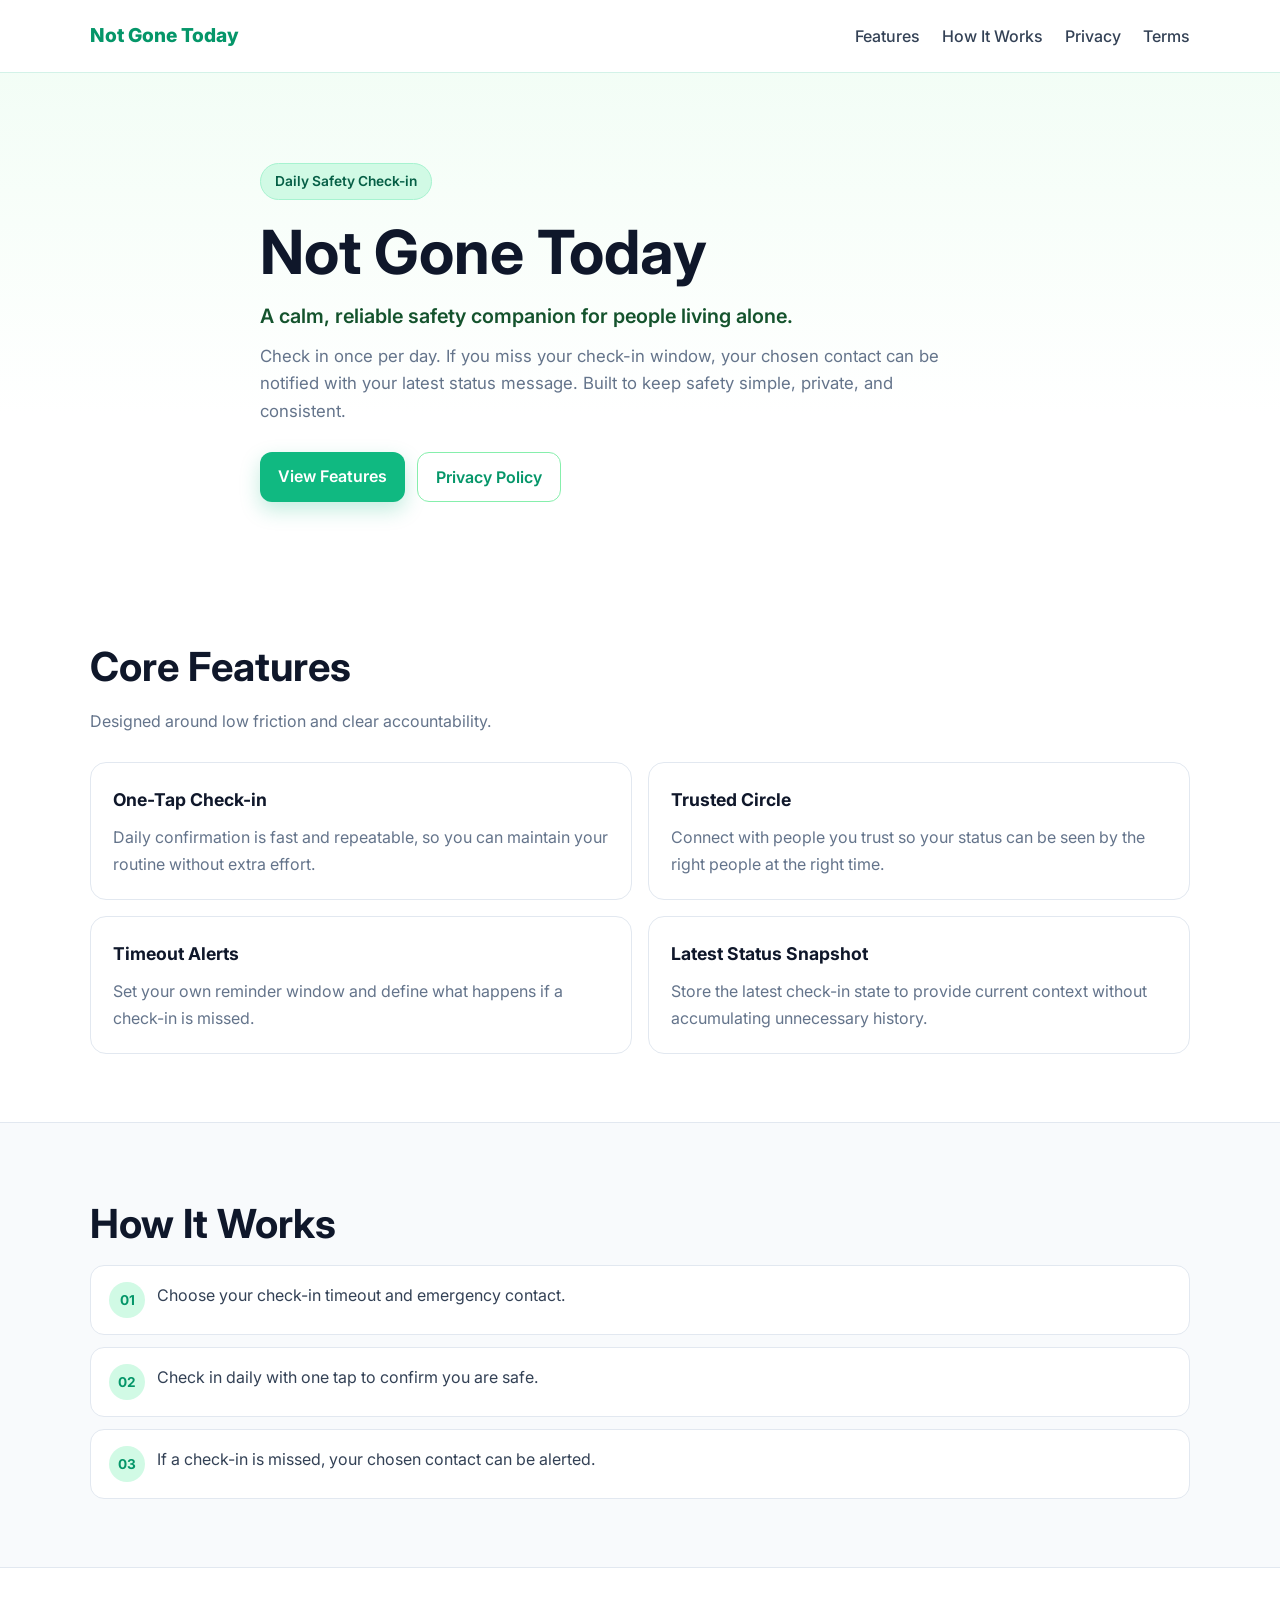
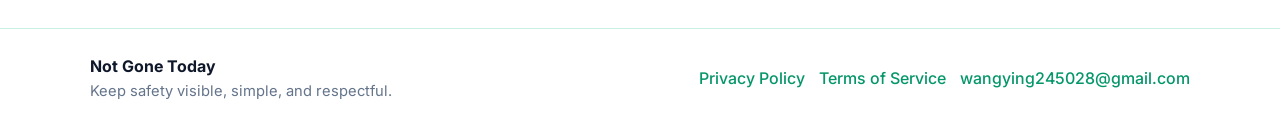
<file: index.html>
<!DOCTYPE html>
<html lang="en">
<head>
    <meta charset="UTF-8">
    <meta name="viewport" content="width=device-width, initial-scale=1.0">
    <title>Not Gone Today - Safety Check-in for Solo Living</title>
    <meta name="description" content="Not Gone Today helps people living alone check in daily and keep trusted contacts informed if something feels wrong.">
    <meta name="keywords" content="Not Gone Today, solo living safety, check-in, emergency contact, guardian circle">
    <link rel="preconnect" href="https://fonts.googleapis.com">
    <link rel="preconnect" href="https://fonts.gstatic.com" crossorigin>
    <link href="https://fonts.googleapis.com/css2?family=Inter:wght@400;500;600;700;800&display=swap" rel="stylesheet">
    <link rel="stylesheet" href="styles.css">
</head>
<body>
    <header class="navbar">
        <div class="container nav-container">
            <a class="brand" href="index.html">Not Gone Today</a>
            <button class="menu-toggle" type="button" aria-label="Toggle navigation" aria-expanded="false">Menu</button>
            <nav class="nav-menu">
                <a href="#features" class="nav-link">Features</a>
                <a href="#how-it-works" class="nav-link">How It Works</a>
                <a href="privacy.html" class="nav-link">Privacy</a>
                <a href="terms.html" class="nav-link">Terms</a>
            </nav>
        </div>
    </header>

    <main>
        <section class="hero">
            <div class="container hero-content">
                <span class="hero-badge">Daily Safety Check-in</span>
                <h1>Not Gone Today</h1>
                <p class="hero-lead">A calm, reliable safety companion for people living alone.</p>
                <p class="hero-text">
                    Check in once per day. If you miss your check-in window, your chosen contact can be notified with your latest status message.
                    Built to keep safety simple, private, and consistent.
                </p>
                <div class="hero-actions">
                    <a href="#features" class="btn btn-primary">View Features</a>
                    <a href="privacy.html" class="btn btn-secondary">Privacy Policy</a>
                </div>
            </div>
        </section>

        <section id="features" class="section">
            <div class="container">
                <h2 class="section-title">Core Features</h2>
                <p class="section-subtitle">Designed around low friction and clear accountability.</p>
                <div class="feature-grid">
                    <article class="card">
                        <h3>One-Tap Check-in</h3>
                        <p>Daily confirmation is fast and repeatable, so you can maintain your routine without extra effort.</p>
                    </article>
                    <article class="card">
                        <h3>Trusted Circle</h3>
                        <p>Connect with people you trust so your status can be seen by the right people at the right time.</p>
                    </article>
                    <article class="card">
                        <h3>Timeout Alerts</h3>
                        <p>Set your own reminder window and define what happens if a check-in is missed.</p>
                    </article>
                    <article class="card">
                        <h3>Latest Status Snapshot</h3>
                        <p>Store the latest check-in state to provide current context without accumulating unnecessary history.</p>
                    </article>
                </div>
            </div>
        </section>

        <section id="how-it-works" class="section section-muted">
            <div class="container">
                <h2 class="section-title">How It Works</h2>
                <div class="steps">
                    <div class="step">
                        <span class="step-index">01</span>
                        <p>Choose your check-in timeout and emergency contact.</p>
                    </div>
                    <div class="step">
                        <span class="step-index">02</span>
                        <p>Check in daily with one tap to confirm you are safe.</p>
                    </div>
                    <div class="step">
                        <span class="step-index">03</span>
                        <p>If a check-in is missed, your chosen contact can be alerted.</p>
                    </div>
                </div>
            </div>
        </section>
    </main>

    <footer class="footer">
        <div class="container footer-content">
            <div>
                <p class="footer-brand">Not Gone Today</p>
                <p class="footer-copy">Keep safety visible, simple, and respectful.</p>
            </div>
            <div class="footer-links">
                <a href="privacy.html">Privacy Policy</a>
                <a href="terms.html">Terms of Service</a>
                <a href="mailto:wangying245028@gmail.com">wangying245028@gmail.com</a>
            </div>
        </div>
    </footer>

    <script src="script.js"></script>
</body>
</html>
</file>
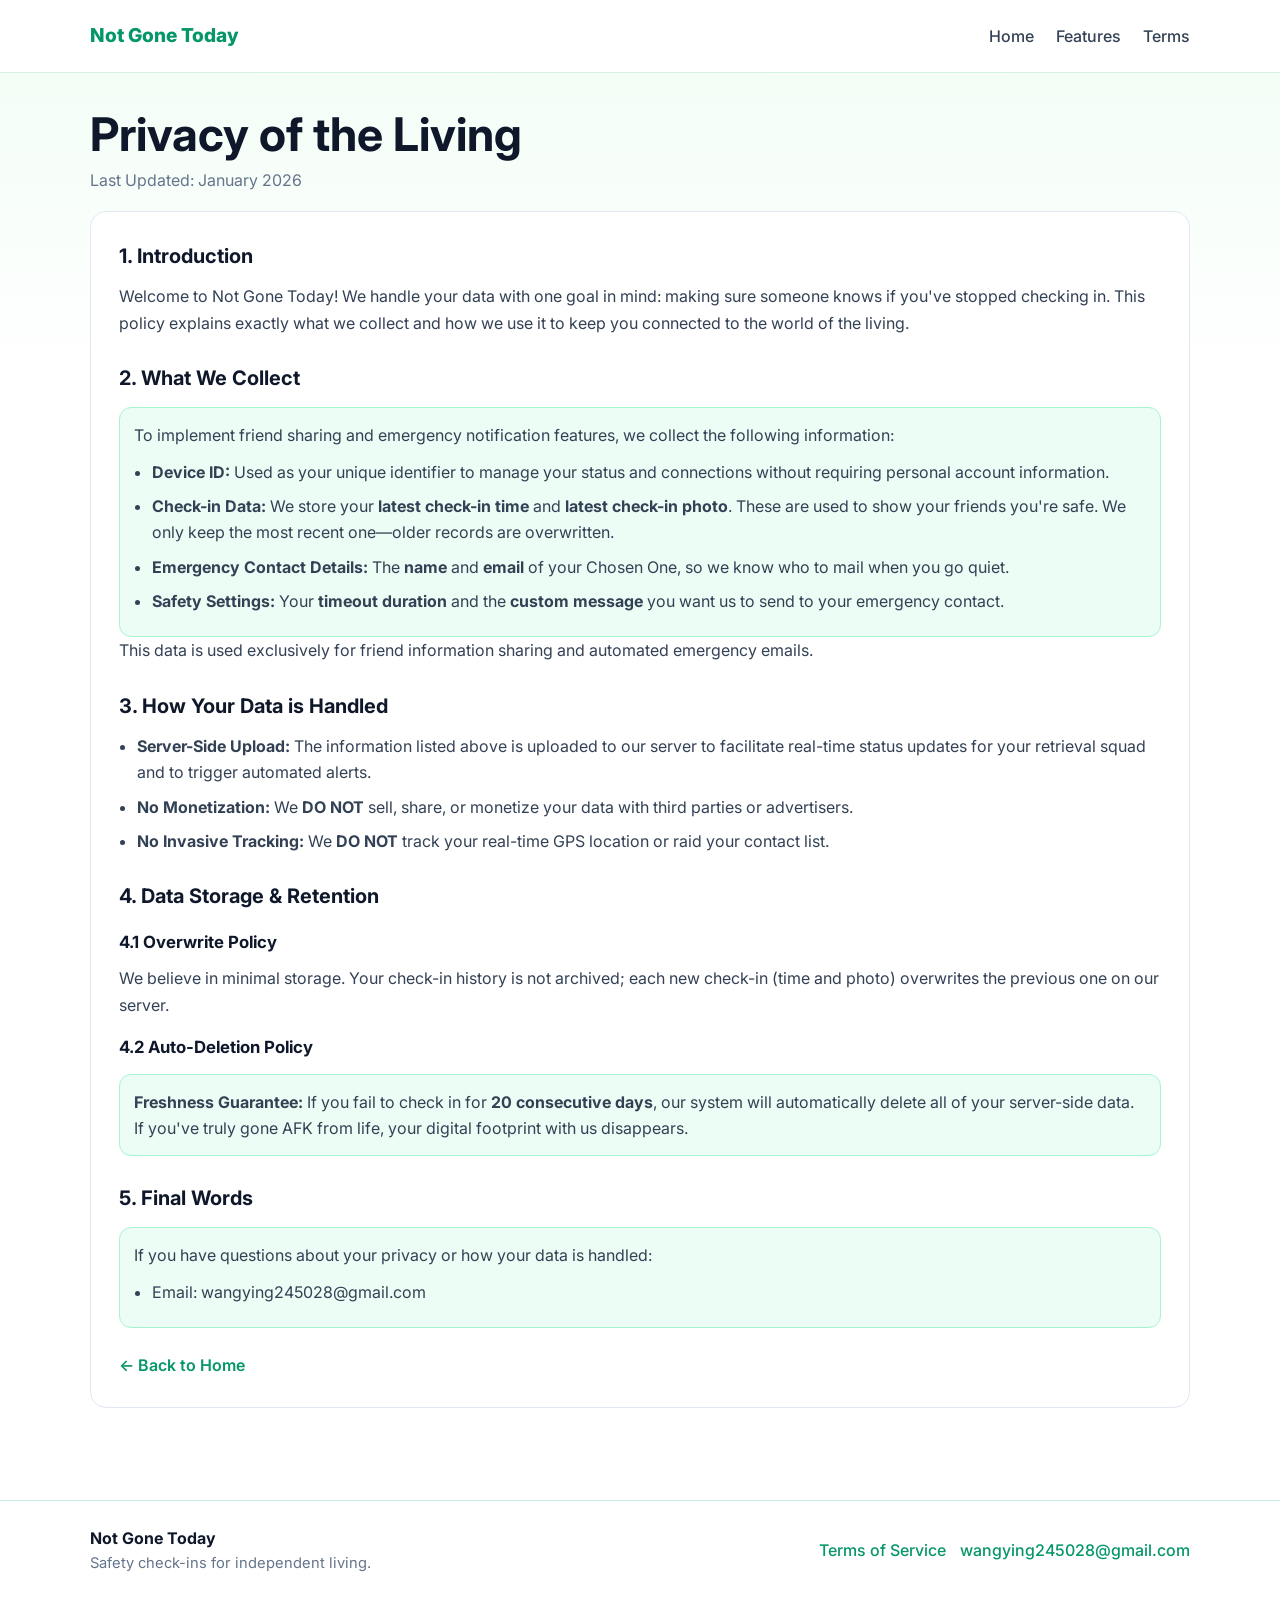
<file: privacy.html>
<!DOCTYPE html>
<html lang="en">
<head>
    <meta charset="UTF-8">
    <meta name="viewport" content="width=device-width, initial-scale=1.0">
    <title>Privacy of the Living - Not Gone Today</title>
    <meta name="description" content="Not Gone Today privacy policy. Learn what data we collect and how it is used for safety check-ins.">
    <link rel="preconnect" href="https://fonts.googleapis.com">
    <link rel="preconnect" href="https://fonts.gstatic.com" crossorigin>
    <link href="https://fonts.googleapis.com/css2?family=Inter:wght@400;500;600;700;800&display=swap" rel="stylesheet">
    <link rel="stylesheet" href="styles.css">
</head>
<body>
    <header class="navbar">
        <div class="container nav-container">
            <a class="brand" href="index.html">Not Gone Today</a>
            <button class="menu-toggle" type="button" aria-label="Toggle navigation" aria-expanded="false">Menu</button>
            <nav class="nav-menu">
                <a href="index.html" class="nav-link">Home</a>
                <a href="index.html#features" class="nav-link">Features</a>
                <a href="terms.html" class="nav-link">Terms</a>
            </nav>
        </div>
    </header>

    <main class="policy-page">
        <div class="container policy-header">
            <h1>Privacy of the Living</h1>
            <p>Last Updated: January 2026</p>
        </div>

        <div class="container policy-content">
            <section class="policy-section">
                <h2>1. Introduction</h2>
                <p>
                    Welcome to Not Gone Today! We handle your data with one goal in mind: making sure someone knows if you've stopped checking in. This policy explains exactly what we collect and how we use it to keep you connected to the world of the living.
                </p>
            </section>

            <section class="policy-section">
                <h2>2. What We Collect</h2>
                <div class="notice-box">
                    <p>To implement friend sharing and emergency notification features, we collect the following information:</p>
                    <ul>
                        <li><strong>Device ID:</strong> Used as your unique identifier to manage your status and connections without requiring personal account information.</li>
                        <li><strong>Check-in Data:</strong> We store your <strong>latest check-in time</strong> and <strong>latest check-in photo</strong>. These are used to show your friends you're safe. We only keep the most recent one—older records are overwritten.</li>
                        <li><strong>Emergency Contact Details:</strong> The <strong>name</strong> and <strong>email</strong> of your Chosen One, so we know who to mail when you go quiet.</li>
                        <li><strong>Safety Settings:</strong> Your <strong>timeout duration</strong> and the <strong>custom message</strong> you want us to send to your emergency contact.</li>
                    </ul>
                </div>
                <p>This data is used exclusively for friend information sharing and automated emergency emails.</p>
            </section>

            <section class="policy-section">
                <h2>3. How Your Data is Handled</h2>
                <ul>
                    <li><strong>Server-Side Upload:</strong> The information listed above is uploaded to our server to facilitate real-time status updates for your retrieval squad and to trigger automated alerts.</li>
                    <li><strong>No Monetization:</strong> We <strong>DO NOT</strong> sell, share, or monetize your data with third parties or advertisers.</li>
                    <li><strong>No Invasive Tracking:</strong> We <strong>DO NOT</strong> track your real-time GPS location or raid your contact list.</li>
                </ul>
            </section>

            <section class="policy-section">
                <h2>4. Data Storage & Retention</h2>
                
                <h3>4.1 Overwrite Policy</h3>
                <p>We believe in minimal storage. Your check-in history is not archived; each new check-in (time and photo) overwrites the previous one on our server.</p>

                <h3>4.2 Auto-Deletion Policy</h3>
                <div class="notice-box">
                    <strong>Freshness Guarantee:</strong> If you fail to check in for <strong>20 consecutive days</strong>, our system will automatically delete all of your server-side data. If you've truly gone AFK from life, your digital footprint with us disappears.
                </div>
            </section>

            <section class="policy-section">
                <h2>5. Final Words</h2>
                <div class="notice-box">
                    <p>If you have questions about your privacy or how your data is handled:</p>
                    <ul>
                        <li>Email: wangying245028@gmail.com</li>
                    </ul>
                </div>
            </section>

            <a href="index.html" class="back-link">← Back to Home</a>
        </div>
    </main>

    <footer class="footer footer-simple">
        <div class="container footer-content">
            <div>
                <p class="footer-brand">Not Gone Today</p>
                <p class="footer-copy">Safety check-ins for independent living.</p>
            </div>
            <div class="footer-links">
                <a href="terms.html">Terms of Service</a>
                <a href="mailto:wangying245028@gmail.com">wangying245028@gmail.com</a>
            </div>
        </div>
    </footer>
    <script src="script.js"></script>
</body>
</html>
</file>
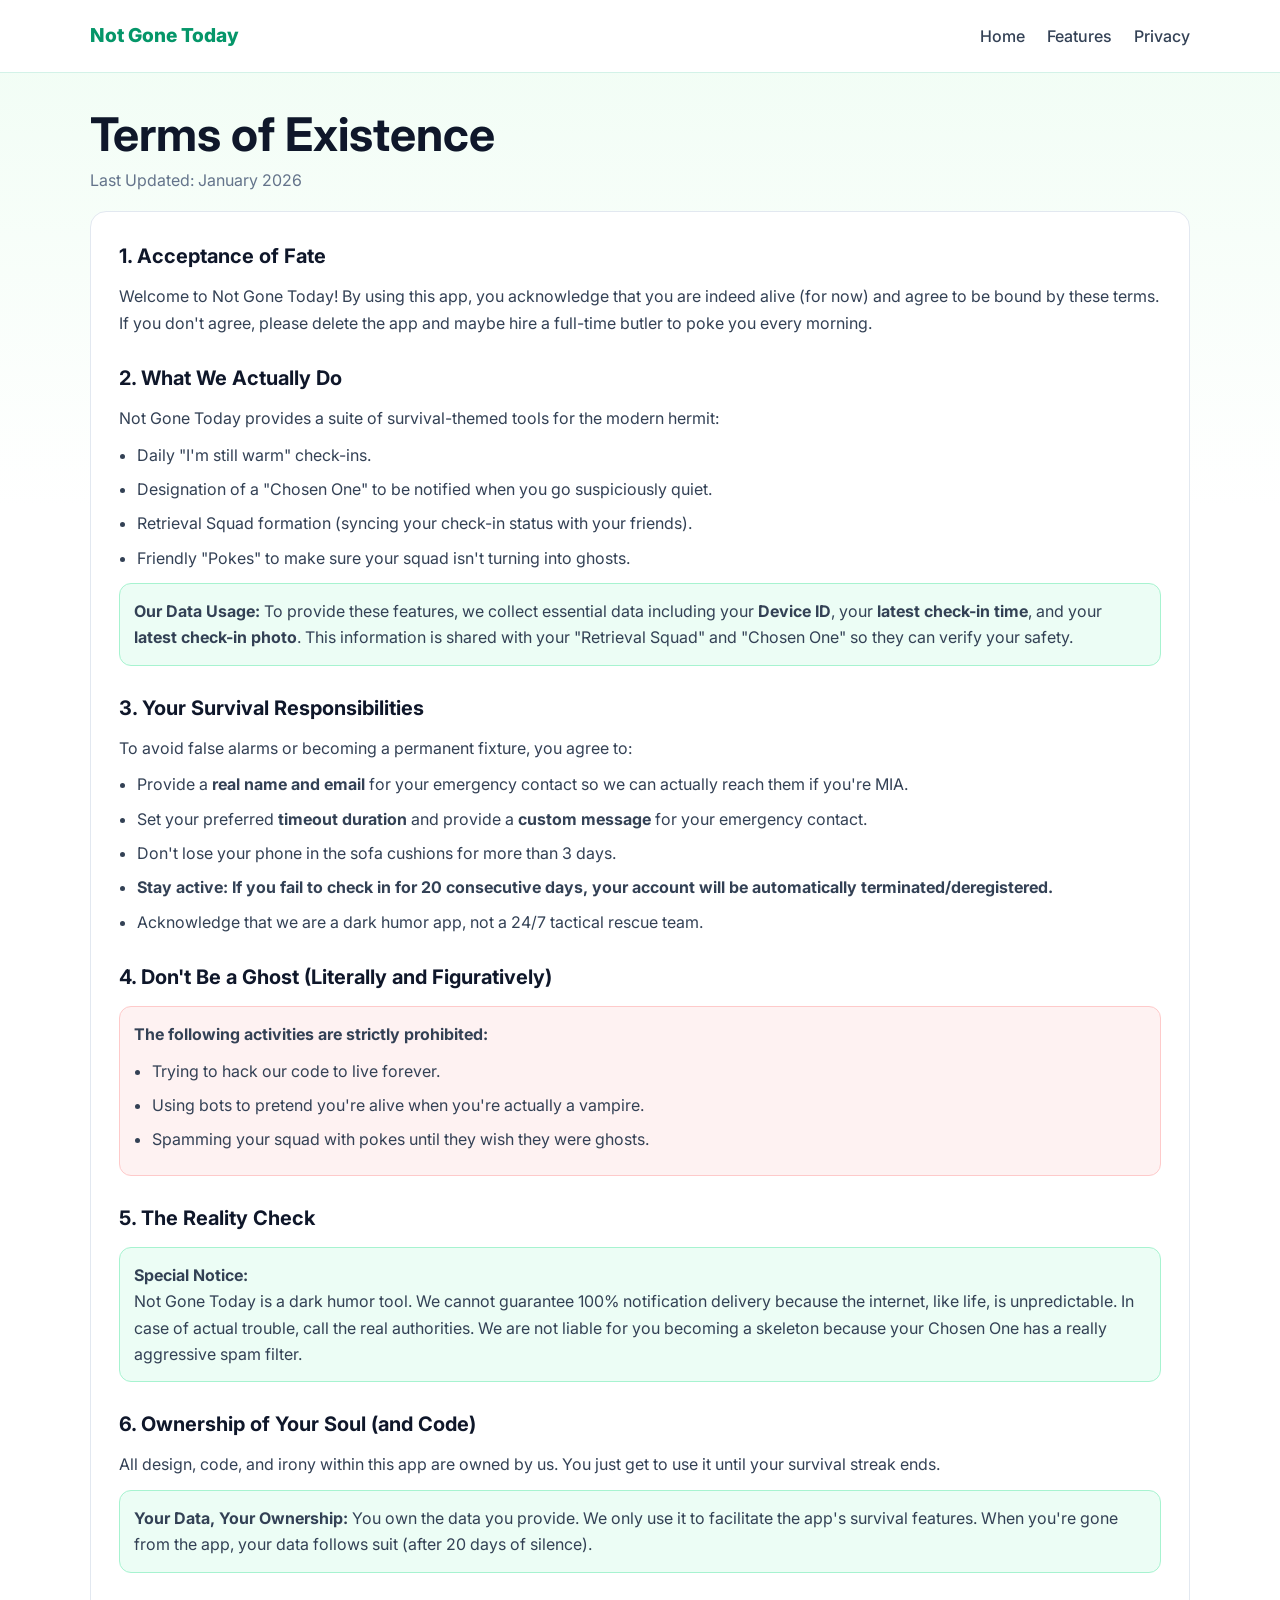
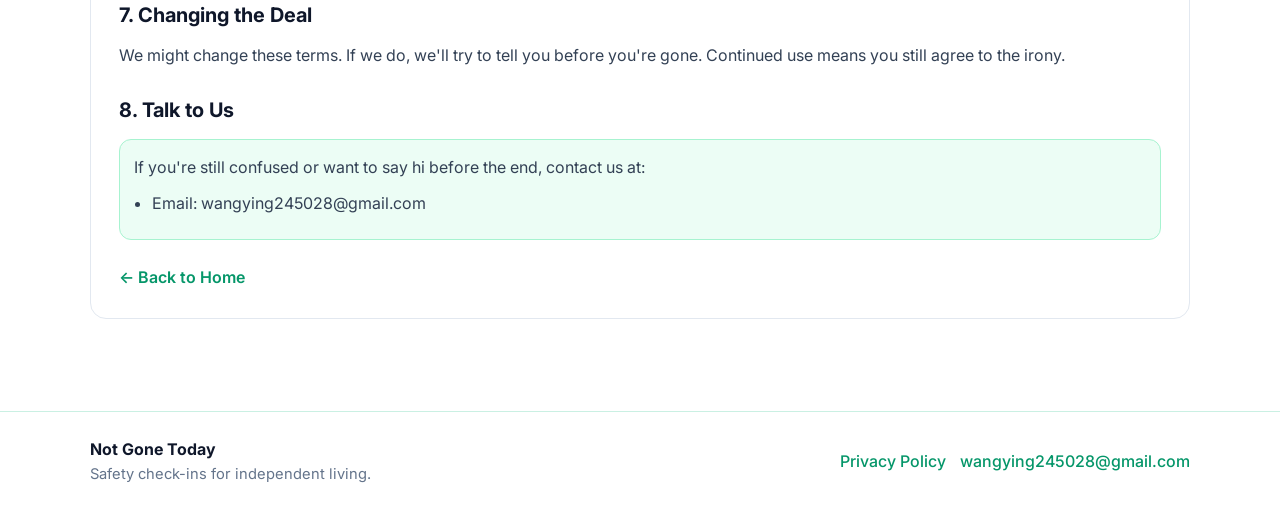
<file: terms.html>
<!DOCTYPE html>
<html lang="en">
<head>
    <meta charset="UTF-8">
    <meta name="viewport" content="width=device-width, initial-scale=1.0">
    <title>Terms of Existence - Not Gone Today</title>
    <meta name="description" content="Not Gone Today terms of service for safety check-ins and emergency notification features.">
    <link rel="preconnect" href="https://fonts.googleapis.com">
    <link rel="preconnect" href="https://fonts.gstatic.com" crossorigin>
    <link href="https://fonts.googleapis.com/css2?family=Inter:wght@400;500;600;700;800&display=swap" rel="stylesheet">
    <link rel="stylesheet" href="styles.css">
</head>
<body>
    <header class="navbar">
        <div class="container nav-container">
            <a class="brand" href="index.html">Not Gone Today</a>
            <button class="menu-toggle" type="button" aria-label="Toggle navigation" aria-expanded="false">Menu</button>
            <nav class="nav-menu">
                <a href="index.html" class="nav-link">Home</a>
                <a href="index.html#features" class="nav-link">Features</a>
                <a href="privacy.html" class="nav-link">Privacy</a>
            </nav>
        </div>
    </header>

    <main class="policy-page">
        <div class="container policy-header">
            <h1>Terms of Existence</h1>
            <p>Last Updated: January 2026</p>
        </div>

        <div class="container policy-content">
            <section class="policy-section">
                <h2>1. Acceptance of Fate</h2>
                <p>
                    Welcome to Not Gone Today! By using this app, you acknowledge that you are indeed alive (for now) and agree to be bound by these terms. If you don't agree, please delete the app and maybe hire a full-time butler to poke you every morning.
                </p>
            </section>

            <section class="policy-section">
                <h2>2. What We Actually Do</h2>
                <p>Not Gone Today provides a suite of survival-themed tools for the modern hermit:</p>
                <ul>
                    <li>Daily "I'm still warm" check-ins.</li>
                    <li>Designation of a "Chosen One" to be notified when you go suspiciously quiet.</li>
                    <li>Retrieval Squad formation (syncing your check-in status with your friends).</li>
                    <li>Friendly "Pokes" to make sure your squad isn't turning into ghosts.</li>
                </ul>
                <div class="notice-box">
                    <p><strong>Our Data Usage:</strong> To provide these features, we collect essential data including your <strong>Device ID</strong>, your <strong>latest check-in time</strong>, and your <strong>latest check-in photo</strong>. This information is shared with your "Retrieval Squad" and "Chosen One" so they can verify your safety.</p>
                </div>
            </section>

            <section class="policy-section">
                <h2>3. Your Survival Responsibilities</h2>
                <p>To avoid false alarms or becoming a permanent fixture, you agree to:</p>
                <ul>
                    <li>Provide a <strong>real name and email</strong> for your emergency contact so we can actually reach them if you're MIA.</li>
                    <li>Set your preferred <strong>timeout duration</strong> and provide a <strong>custom message</strong> for your emergency contact.</li>
                    <li>Don't lose your phone in the sofa cushions for more than 3 days.</li>
                    <li><strong>Stay active: If you fail to check in for 20 consecutive days, your account will be automatically terminated/deregistered.</strong></li>
                    <li>Acknowledge that we are a dark humor app, not a 24/7 tactical rescue team.</li>
                </ul>
            </section>

            <section class="policy-section">
                <h2>4. Don't Be a Ghost (Literally and Figuratively)</h2>
                <div class="notice-box notice-box-warning">
                    <p><strong>The following activities are strictly prohibited:</strong></p>
                    <ul>
                        <li>Trying to hack our code to live forever.</li>
                        <li>Using bots to pretend you're alive when you're actually a vampire.</li>
                        <li>Spamming your squad with pokes until they wish they were ghosts.</li>
                    </ul>
                </div>
            </section>

            <section class="policy-section">
                <h2>5. The Reality Check</h2>
                <div class="notice-box">
                    <p><strong>Special Notice:</strong></p>
                    <p>Not Gone Today is a dark humor tool. We cannot guarantee 100% notification delivery because the internet, like life, is unpredictable. In case of actual trouble, call the real authorities. We are not liable for you becoming a skeleton because your Chosen One has a really aggressive spam filter.</p>
                </div>
            </section>

            <section class="policy-section">
                <h2>6. Ownership of Your Soul (and Code)</h2>
                <p>All design, code, and irony within this app are owned by us. You just get to use it until your survival streak ends.</p>
                <div class="notice-box">
                    <p><strong>Your Data, Your Ownership:</strong> You own the data you provide. We only use it to facilitate the app's survival features. When you're gone from the app, your data follows suit (after 20 days of silence).</p>
                </div>
            </section>

            <section class="policy-section">
                <h2>7. Changing the Deal</h2>
                <p>We might change these terms. If we do, we'll try to tell you before you're gone. Continued use means you still agree to the irony.</p>
            </section>

            <section class="policy-section">
                <h2>8. Talk to Us</h2>
                <div class="notice-box">
                    <p>If you're still confused or want to say hi before the end, contact us at:</p>
                    <ul>
                        <li>Email: wangying245028@gmail.com</li>
                    </ul>
                </div>
            </section>

            <a href="index.html" class="back-link">← Back to Home</a>
        </div>
    </main>

    <footer class="footer footer-simple">
        <div class="container footer-content">
            <div>
                <p class="footer-brand">Not Gone Today</p>
                <p class="footer-copy">Safety check-ins for independent living.</p>
            </div>
            <div class="footer-links">
                <a href="privacy.html">Privacy Policy</a>
                <a href="mailto:wangying245028@gmail.com">wangying245028@gmail.com</a>
            </div>
        </div>
    </footer>
    <script src="script.js"></script>
</body>
</html>
</file>
<file: styles.css>
*{box-sizing:border-box;margin:0;padding:0}
:root{
  --p:#10b981;--pd:#059669;--ps:#d1fae5;--t:#334155;--ts:#64748b;--tb:#0f172a;
  --bg:#fff;--bg2:#f8fafc;--bd:#e2e8f0;
}
html{scroll-behavior:smooth}
body{font-family:"Inter",-apple-system,BlinkMacSystemFont,"Segoe UI",sans-serif;color:var(--t);background:linear-gradient(180deg,#f0fdf4 0%,#fff 24%);line-height:1.65}
.container{width:min(1100px,92%);margin:0 auto}

.navbar{position:sticky;top:0;z-index:20;background:rgba(255,255,255,.94);border-bottom:1px solid rgba(16,185,129,.18);backdrop-filter:blur(8px)}
.navbar.scrolled{box-shadow:0 6px 20px rgba(15,23,42,.08)}
.nav-container{min-height:72px;display:flex;align-items:center;justify-content:space-between;gap:24px}
.brand{color:var(--pd);font-weight:800;font-size:1.2rem;text-decoration:none}
.menu-toggle{display:none;border:1px solid var(--bd);background:var(--bg);color:var(--t);border-radius:10px;padding:8px 12px;font-weight:600}
.nav-menu{display:flex;align-items:center;gap:22px}
.nav-link{color:var(--t);text-decoration:none;font-weight:500}
.nav-link:hover{color:var(--pd)}

.hero{padding:90px 0 64px}
.hero-content{max-width:760px}
.hero-badge{display:inline-block;background:var(--ps);color:#065f46;border:1px solid #a7f3d0;border-radius:999px;padding:6px 14px;font-size:.86rem;font-weight:600;margin-bottom:18px}
h1{font-size:clamp(2.2rem,6vw,3.8rem);line-height:1.12;color:var(--tb);margin-bottom:14px}
.hero-lead{font-size:1.24rem;color:#14532d;margin-bottom:10px;font-weight:600}
.hero-text{font-size:1.05rem;color:var(--ts);max-width:700px}
.hero-actions{display:flex;gap:12px;margin-top:26px;flex-wrap:wrap}

.btn{display:inline-block;text-decoration:none;border-radius:12px;padding:11px 18px;font-weight:600;transition:transform .2s ease,box-shadow .2s ease,background-color .2s ease}
.btn:hover{transform:translateY(-1px)}
.btn-primary{background:var(--p);color:#fff;box-shadow:0 8px 20px rgba(16,185,129,.25)}
.btn-primary:hover{background:var(--pd)}
.btn-secondary{background:#fff;color:var(--pd);border:1px solid #86efac}

.section{padding:68px 0}
.section-muted{background:var(--bg2);border-top:1px solid var(--bd);border-bottom:1px solid var(--bd)}
.section-title{font-size:clamp(1.7rem,4vw,2.5rem);color:var(--tb);margin-bottom:8px}
.section-subtitle{color:var(--ts);margin-bottom:28px}

.feature-grid{display:grid;grid-template-columns:repeat(2,minmax(0,1fr));gap:16px}
.card{background:var(--bg);border:1px solid var(--bd);border-radius:16px;padding:22px}
.card h3{color:var(--tb);margin-bottom:10px;font-size:1.1rem}
.card p{color:var(--ts)}

.steps{display:grid;gap:12px}
.step{border:1px solid var(--bd);background:#fff;border-radius:14px;padding:16px 18px;display:flex;gap:12px;align-items:flex-start}
.step-index{min-width:36px;height:36px;border-radius:999px;display:inline-flex;align-items:center;justify-content:center;background:var(--ps);color:var(--pd);font-weight:700;font-size:.85rem}

.policy-page{padding:36px 0 60px}
.policy-header{margin-bottom:18px}
.policy-header h1{font-size:clamp(1.9rem,4.5vw,2.9rem);margin-bottom:6px}
.policy-header p{color:var(--ts)}
.policy-content{background:#fff;border:1px solid var(--bd);border-radius:16px;padding:28px}
.policy-section+.policy-section{margin-top:26px}
.policy-section h2{font-size:1.25rem;color:var(--tb);margin-bottom:10px}
.policy-section h3{font-size:1.05rem;margin:16px 0 8px;color:var(--tb)}
.policy-section ul{margin:10px 0 0 18px}
.policy-section li{margin-bottom:8px}
.notice-box{margin-top:12px;border-radius:12px;border:1px solid #a7f3d0;background:#ecfdf5;padding:14px}
.notice-box-warning{border-color:#fecaca;background:#fef2f2}
.back-link{margin-top:24px;display:inline-block;color:var(--pd);text-decoration:none;font-weight:600}

.footer{border-top:1px solid rgba(16,185,129,.22);background:#fff;margin-top:60px}
.footer-simple{margin-top:32px}
.footer-content{padding:24px 0;display:flex;align-items:center;justify-content:space-between;gap:16px}
.footer-brand{font-weight:700;color:var(--tb)}
.footer-copy{font-size:.92rem;color:var(--ts)}
.footer-links{display:flex;gap:14px;flex-wrap:wrap}
.footer-links a{color:var(--pd);text-decoration:none;font-weight:500}
.footer-links a:hover{text-decoration:underline}

@media (max-width:900px){
  .menu-toggle{display:inline-flex}
  .nav-menu{position:absolute;top:72px;left:0;right:0;background:#fff;border-bottom:1px solid var(--bd);padding:14px 4%;display:none;flex-direction:column;align-items:flex-start;gap:12px}
  .nav-menu.is-open{display:flex}
  .feature-grid{grid-template-columns:1fr}
}

@media (max-width:640px){
  .hero{padding:68px 0 44px}
  .policy-content{padding:20px}
  .footer-content{flex-direction:column;align-items:flex-start}
}
</file>
